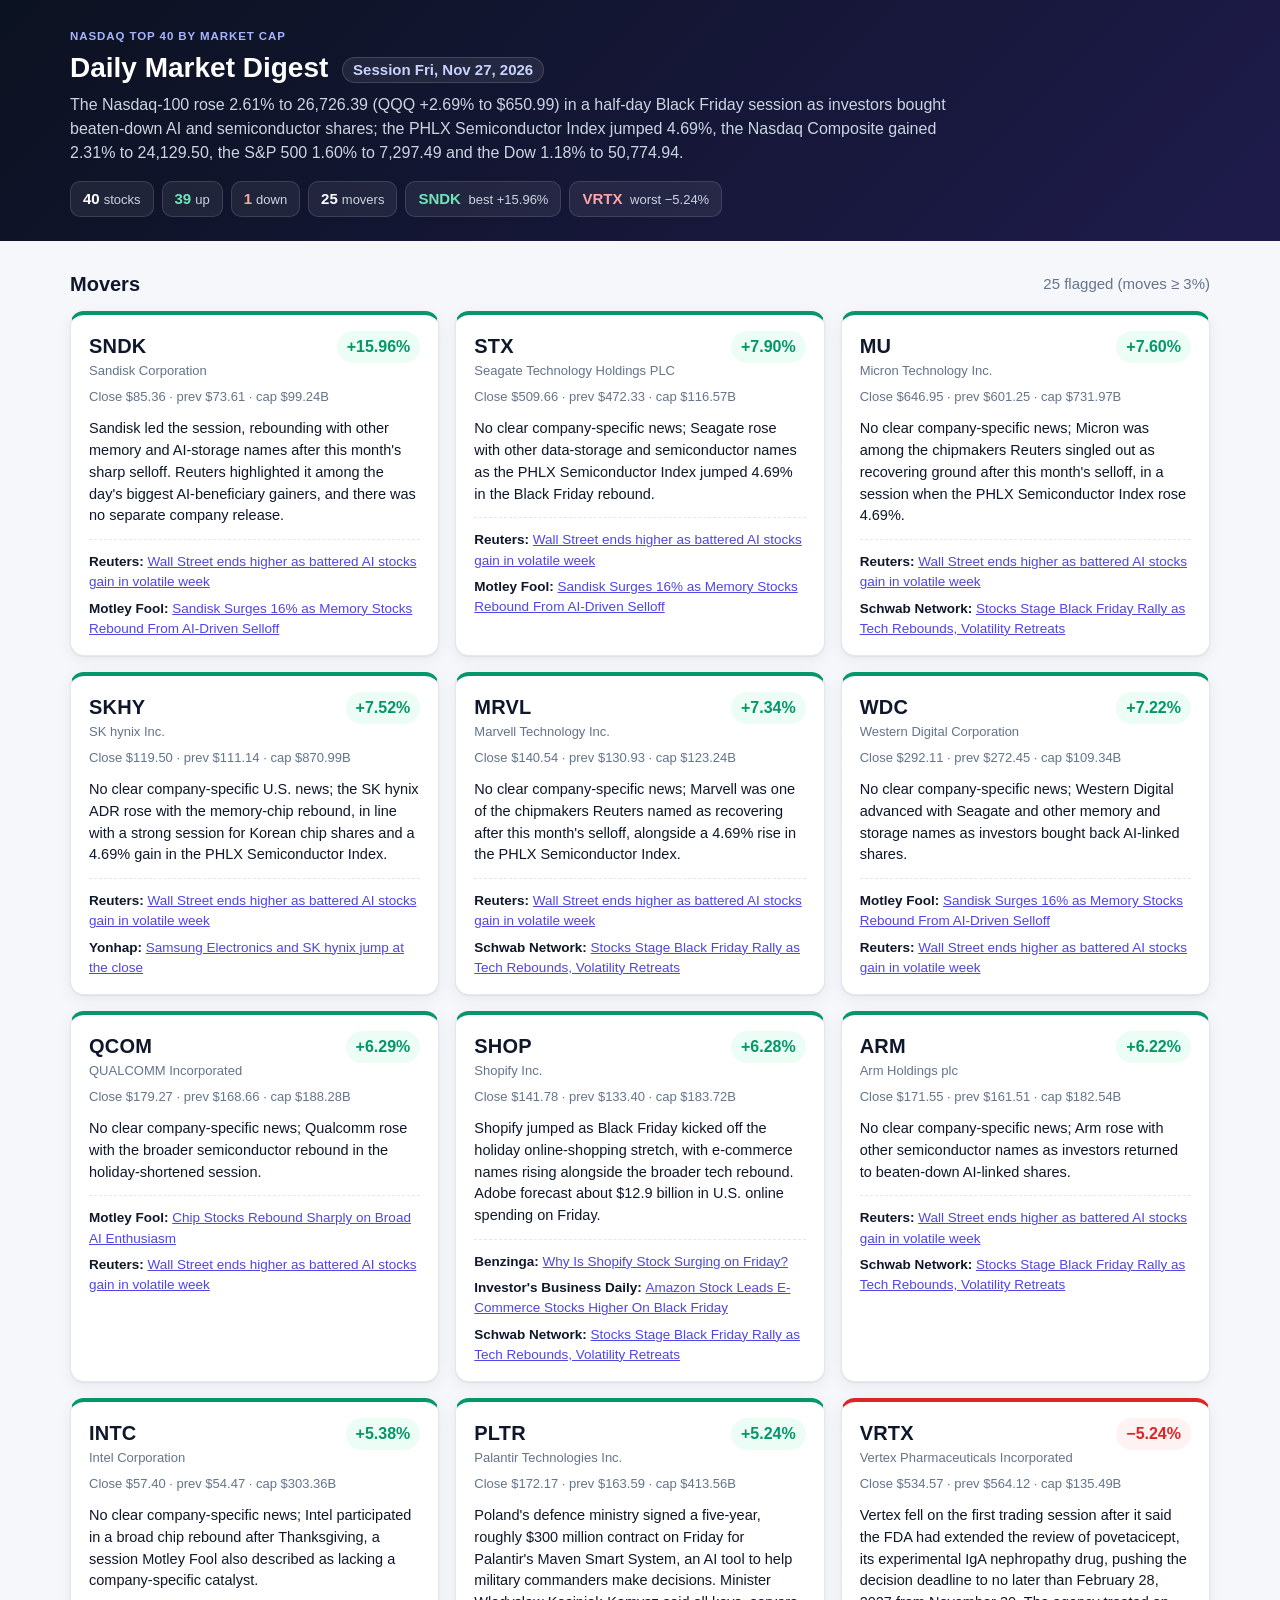
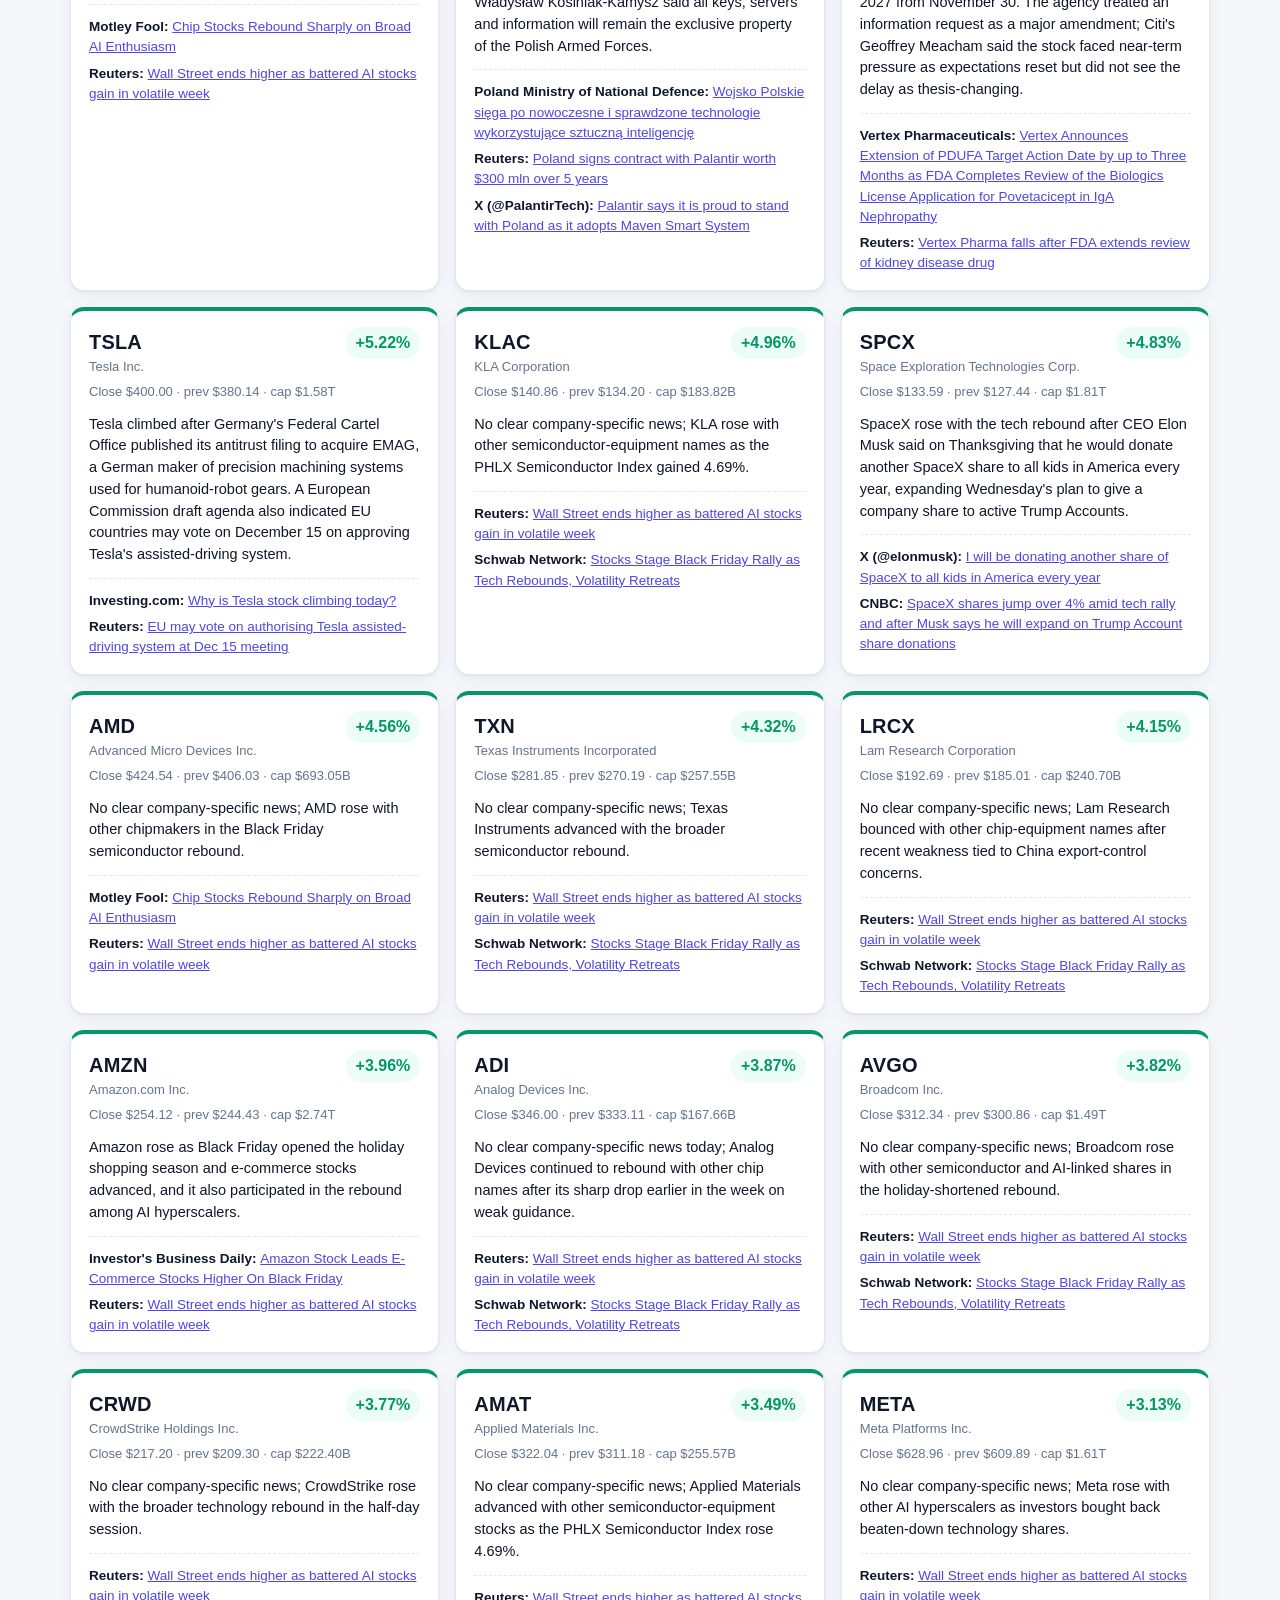
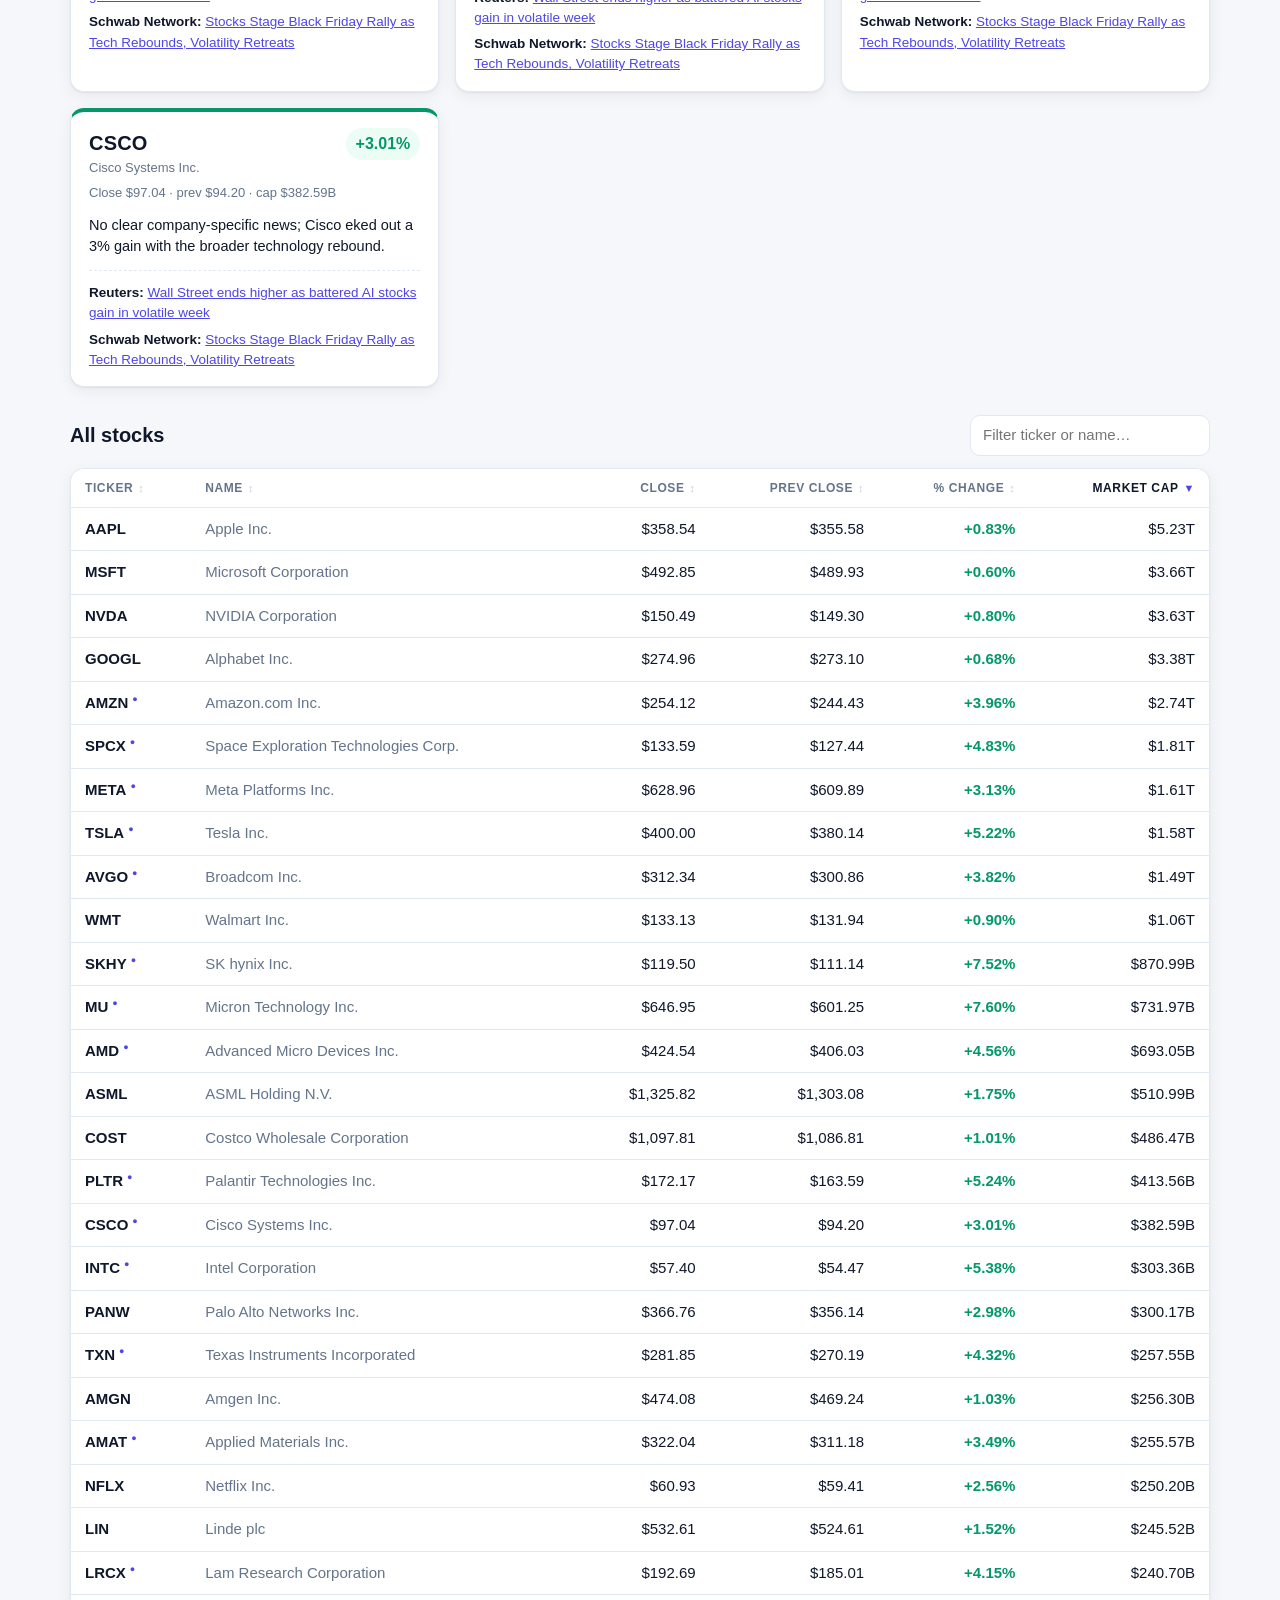
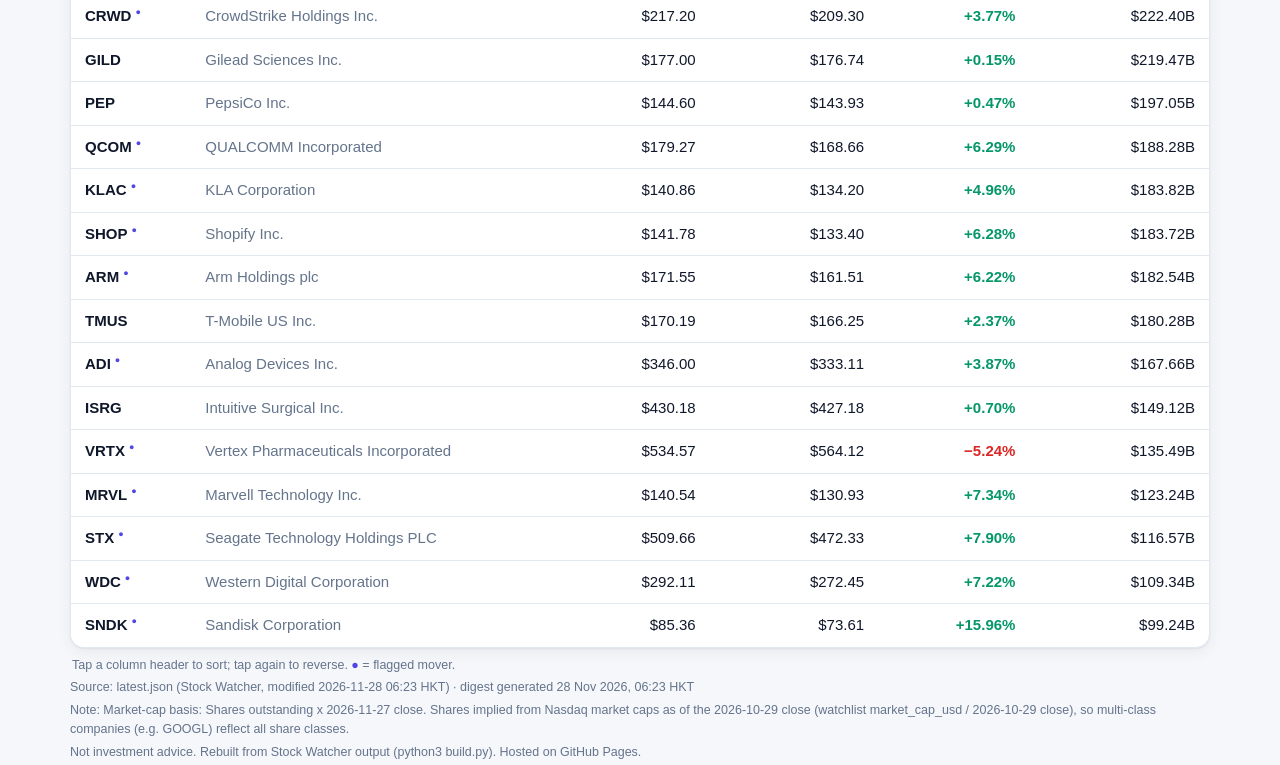
<file: index.html>
<!doctype html>
<html lang="en">
<head>
<meta charset="utf-8">
<meta name="viewport" content="width=device-width, initial-scale=1">
<title>Nasdaq 40 Dashboard · 2026-11-27</title>
<style>
:root {
  --bg: #f5f7fb; --panel: #fff; --text: #0f172a; --muted: #64748b; --line: #e2e8f0;
  --up: #059669; --up-bg: #ecfdf5; --down: #dc2626; --down-bg: #fef2f2;
  --accent: #4f46e5; --head: #0b1220; --head-text: #e2e8f0;
  --radius: 14px; --shadow: 0 1px 2px rgba(15,23,42,.06), 0 4px 16px rgba(15,23,42,.06);
}
@media (prefers-color-scheme: dark) {
  :root { --bg: #0b1020; --panel: #121a2e; --text: #e5e7eb; --muted: #94a3b8; --line: #23304a;
    --up: #34d399; --up-bg: rgba(52,211,153,.12); --down: #f87171; --down-bg: rgba(248,113,113,.12);
    --accent: #818cf8; --head: #060a16; --shadow: none; }
}
* { box-sizing: border-box; }
html { -webkit-text-size-adjust: 100%; }
body { margin: 0; background: var(--bg); color: var(--text);
  font: 15px/1.5 -apple-system, BlinkMacSystemFont, "Segoe UI", Roboto, "Helvetica Neue", Arial, sans-serif; }
.wrap { max-width: 1180px; margin: 0 auto; padding: 0 20px; }
a { color: var(--accent); }
.muted { color: var(--muted); }
.num { font-variant-numeric: tabular-nums; }

.example-banner { background: repeating-linear-gradient(-45deg, #fde68a 0 14px, #fcd34d 14px 28px);
  color: #451a03; text-align: center; font-weight: 700; padding: 10px 16px; font-size: 15px;
  border-bottom: 2px solid #b45309; position: sticky; top: 0; z-index: 10; }
.example-banner small { display: block; font-weight: 500; font-size: 12.5px; }

.site-header { background: linear-gradient(135deg, #0b1220 0%, #1e1b4b 100%); color: var(--head-text);
  padding: 28px 0 24px; }
.eyebrow { text-transform: uppercase; letter-spacing: .08em; font-size: 11.5px; color: #a5b4fc; font-weight: 600; }
h1 { margin: 6px 0 8px; font-size: 28px; line-height: 1.2; color: #fff; }
h1 .session { display: inline-block; font-size: 15px; font-weight: 600; color: #c7d2fe;
  background: rgba(255,255,255,.08); border: 1px solid rgba(255,255,255,.15);
  padding: 3px 10px; border-radius: 999px; vertical-align: middle; margin-left: 6px; }
.context { margin: 0; font-size: 16px; max-width: 900px; color: #cbd5e1; }
.stats { display: flex; flex-wrap: wrap; gap: 8px; margin-top: 16px; }
.stat { background: rgba(255,255,255,.07); border: 1px solid rgba(255,255,255,.12);
  border-radius: 10px; padding: 6px 12px; font-size: 13px; color: #cbd5e1; }
.stat b { color: #fff; font-size: 15px; margin-right: 4px; }
.stat .up { color: #6ee7b7; } .stat .down { color: #fca5a5; }

section { margin-top: 28px; }
.section-head { display: flex; align-items: center; justify-content: space-between; gap: 12px;
  flex-wrap: wrap; margin-bottom: 12px; }
h2 { margin: 0; font-size: 20px; }

.cards { display: grid; grid-template-columns: repeat(auto-fill, minmax(320px, 1fr)); gap: 16px; }
.card { background: var(--panel); border: 1px solid var(--line); border-radius: var(--radius);
  box-shadow: var(--shadow); padding: 16px 18px; border-top: 4px solid var(--line);
  display: flex; flex-direction: column; min-width: 0; }
.card.up { border-top-color: var(--up); } .card.down { border-top-color: var(--down); }
.card-top { display: flex; justify-content: space-between; align-items: flex-start; gap: 12px; }
.card .tk { font-size: 20px; font-weight: 800; letter-spacing: .01em; }
.card .nm { color: var(--muted); font-size: 13px; }
.pill { font-weight: 700; font-size: 16px; padding: 4px 10px; border-radius: 999px; white-space: nowrap; }
.pill.up { color: var(--up); background: var(--up-bg); } .pill.down { color: var(--down); background: var(--down-bg); }
.card .px { font-size: 13px; color: var(--muted); margin-top: 6px; }
.card .reason { margin: 12px 0 0; font-size: 14.5px; overflow-wrap: anywhere; }
.card .sources { list-style: none; margin: 12px 0 0; padding: 12px 0 0; border-top: 1px dashed var(--line);
  font-size: 13.5px; display: grid; gap: 6px; }
.card .sources li { overflow-wrap: anywhere; }
.card .sources .outlet { font-weight: 700; }
.empty { background: var(--panel); border: 1px dashed var(--line); border-radius: var(--radius);
  padding: 20px; color: var(--muted); }

#filter { font: inherit; padding: 8px 12px; border: 1px solid var(--line); border-radius: 10px;
  background: var(--panel); color: var(--text); width: 240px; max-width: 100%; }
.table-wrap { background: var(--panel); border: 1px solid var(--line); border-radius: var(--radius);
  box-shadow: var(--shadow); overflow-x: auto; -webkit-overflow-scrolling: touch; }
table { border-collapse: separate; border-spacing: 0; width: 100%; min-width: 640px; }
th, td { padding: 10px 14px; text-align: left; border-bottom: 1px solid var(--line); white-space: nowrap; }
tbody tr:last-child td { border-bottom: 0; }
th { position: sticky; top: 0; background: var(--panel); font-size: 12px; text-transform: uppercase;
  letter-spacing: .05em; color: var(--muted); cursor: pointer; user-select: none; }
th:hover { color: var(--text); }
th::after { content: "↕"; opacity: .35; margin-left: 5px; font-size: 11px; }
th[aria-sort="ascending"]::after { content: "▲"; opacity: 1; color: var(--accent); }
th[aria-sort="descending"]::after { content: "▼"; opacity: 1; color: var(--accent); }
th[aria-sort="ascending"], th[aria-sort="descending"] { color: var(--text); }
.r { text-align: right; }
td.tk { font-weight: 700; }
td.col-name { max-width: 340px; overflow: hidden; text-overflow: ellipsis; color: var(--muted); }
td.up { color: var(--up); font-weight: 600; } td.down { color: var(--down); font-weight: 600; }
tbody tr:hover td { background: rgba(79,70,229,.04); }
tr.is-mover td.tk::after { content: "●"; color: var(--accent); font-size: 9px; vertical-align: super; margin-left: 4px; }
th:first-child, td:first-child { position: sticky; left: 0; background: var(--panel); z-index: 1; }
th:first-child { z-index: 2; }
.hint { font-size: 12.5px; margin: 8px 2px 0; }
footer { margin: 36px auto 40px; font-size: 12.5px; }
footer p { margin: 4px 0; overflow-wrap: anywhere; }

@media (max-width: 640px) {
  body { font-size: 14px; }
  .wrap { padding: 0 14px; }
  .site-header { padding: 20px 0 18px; }
  h1 { font-size: 22px; }
  h1 .session { display: block; width: fit-content; margin: 8px 0 0; font-size: 13px; }
  .context { font-size: 14.5px; }
  .cards { grid-template-columns: 1fr; gap: 12px; }
  #filter { width: 100%; }
  th, td { padding: 9px 6px; font-size: 13px; }
  th { font-size: 10.5px; letter-spacing: .03em; white-space: normal; line-height: 1.25; vertical-align: bottom; }
  th::after { margin-left: 2px; }
  th:first-child, td:first-child { padding-left: 10px; }
  th:last-child, td:last-child { padding-right: 10px; }
  table { min-width: 0; }
  .col-name { display: none; }
  td:first-child { box-shadow: 1px 0 0 var(--line); }
}

</style>
</head>
<body>
<div id="banner-slot"></div>
<header class="site-header">
  <div class="wrap">
    <div class="eyebrow">Nasdaq top 40 by market cap</div>
    <h1>Daily Market Digest <span id="session-date" class="session"></span></h1>
    <p id="market-context" class="context"></p>
    <div id="stats" class="stats"></div>
  </div>
</header>
<main class="wrap">
  <section aria-labelledby="movers-h">
    <div class="section-head">
      <h2 id="movers-h">Movers</h2>
      <span id="movers-sub" class="muted"></span>
    </div>
    <div id="movers" class="cards"></div>
  </section>
  <section aria-labelledby="all-h">
    <div class="section-head">
      <h2 id="all-h">All stocks</h2>
      <input id="filter" type="search" placeholder="Filter ticker or name…" aria-label="Filter stocks">
    </div>
    <div class="table-wrap">
      <table id="tbl">
        <thead><tr>
          <th data-key="ticker" data-type="str">Ticker</th>
          <th data-key="name" data-type="str" class="col-name">Name</th>
          <th data-key="close" data-type="num" class="r">Close</th>
          <th data-key="prev_close" data-type="num" class="r">Prev close</th>
          <th data-key="pct_change" data-type="num" class="r">% Change</th>
          <th data-key="market_cap" data-type="num" class="r">Market cap</th>
        </tr></thead>
        <tbody></tbody>
      </table>
    </div>
    <p class="hint muted">Tap a column header to sort; tap again to reverse. <span style="color:var(--accent)">●</span> = flagged mover.</p>
  </section>
</main>
<footer class="wrap muted" id="footer"></footer>
<script>
window.DASHBOARD_DATA = {
 "is_example": false,
 "session_date": "2026-11-27",
 "market_context": "The Nasdaq-100 rose 2.61% to 26,726.39 (QQQ +2.69% to $650.99) in a half-day Black Friday session as investors bought beaten-down AI and semiconductor shares; the PHLX Semiconductor Index jumped 4.69%, the Nasdaq Composite gained 2.31% to 24,129.50, the S&P 500 1.60% to 7,297.49 and the Dow 1.18% to 50,774.94.",
 "generated_at": "2026-11-28T06:23:05+08:00",
 "source": "latest.json (Stock Watcher, modified 2026-11-28 06:23 HKT)",
 "mover_threshold": 3.0,
 "notes": [
  "Market-cap basis: Shares outstanding x 2026-11-27 close. Shares implied from Nasdaq market caps as of the 2026-10-29 close (watchlist market_cap_usd / 2026-10-29 close), so multi-class companies (e.g. GOOGL) reflect all share classes."
 ],
 "stocks": [
  {
   "ticker": "NVDA",
   "name": "NVIDIA Corporation",
   "close": 150.49,
   "prev_close": 149.3,
   "pct_change": 0.8,
   "market_cap": 3626809070222.0,
   "mover": false,
   "reason": "",
   "sources": [],
   "missing": false
  },
  {
   "ticker": "AAPL",
   "name": "Apple Inc.",
   "close": 358.54,
   "prev_close": 355.58,
   "pct_change": 0.83,
   "market_cap": 5232597366986.0,
   "mover": false,
   "reason": "",
   "sources": [],
   "missing": false
  },
  {
   "ticker": "MSFT",
   "name": "Microsoft Corporation",
   "close": 492.85,
   "prev_close": 489.93,
   "pct_change": 0.6,
   "market_cap": 3659999929148.0,
   "mover": false,
   "reason": "",
   "sources": [],
   "missing": false
  },
  {
   "ticker": "GOOGL",
   "name": "Alphabet Inc.",
   "close": 274.96,
   "prev_close": 273.1,
   "pct_change": 0.68,
   "market_cap": 3380358047716.0,
   "mover": false,
   "reason": "",
   "sources": [],
   "missing": false
  },
  {
   "ticker": "AMZN",
   "name": "Amazon.com Inc.",
   "close": 254.12,
   "prev_close": 244.43,
   "pct_change": 3.96,
   "market_cap": 2741018027736.0,
   "mover": true,
   "reason": "Amazon rose as Black Friday opened the holiday shopping season and e-commerce stocks advanced, and it also participated in the rebound among AI hyperscalers.",
   "sources": [
    {
     "outlet": "Investor's Business Daily",
     "title": "Amazon Stock Leads E-Commerce Stocks Higher On Black Friday",
     "url": "https://www.investors.com/news/technology/amazon-stock-black-friday-deals-ecommerce-stocks-to-watch/"
    },
    {
     "outlet": "Reuters",
     "title": "Wall Street ends higher as battered AI stocks gain in volatile week",
     "url": "https://www.investing.com/news/stock-market-news/wall-st-futures-surge-as-investors-return-from-holiday-5053052"
    }
   ],
   "missing": false
  },
  {
   "ticker": "SPCX",
   "name": "Space Exploration Technologies Corp.",
   "close": 133.59,
   "prev_close": 127.44,
   "pct_change": 4.83,
   "market_cap": 1814294258846.0,
   "mover": true,
   "reason": "SpaceX rose with the tech rebound after CEO Elon Musk said on Thanksgiving that he would donate another SpaceX share to all kids in America every year, expanding Wednesday's plan to give a company share to active Trump Accounts.",
   "sources": [
    {
     "outlet": "X (@elonmusk)",
     "title": "I will be donating another share of SpaceX to all kids in America every year",
     "url": "https://x.com/elonmusk/status/2126064597039997254"
    },
    {
     "outlet": "CNBC",
     "title": "SpaceX shares jump over 4% amid tech rally and after Musk says he will expand on Trump Account share donations",
     "url": "https://www.cnbc.com/2026/11/27/spacex-shares-musk-donations.html"
    }
   ],
   "missing": false
  },
  {
   "ticker": "AVGO",
   "name": "Broadcom Inc.",
   "close": 312.34,
   "prev_close": 300.86,
   "pct_change": 3.82,
   "market_cap": 1490995534553.0,
   "mover": true,
   "reason": "No clear company-specific news; Broadcom rose with other semiconductor and AI-linked shares in the holiday-shortened rebound.",
   "sources": [
    {
     "outlet": "Reuters",
     "title": "Wall Street ends higher as battered AI stocks gain in volatile week",
     "url": "https://www.investing.com/news/stock-market-news/wall-st-futures-surge-as-investors-return-from-holiday-5053052"
    },
    {
     "outlet": "Schwab Network",
     "title": "Stocks Stage Black Friday Rally as Tech Rebounds, Volatility Retreats",
     "url": "https://schwabnetwork.com/articles/closing-bell-stocks-stage-black-friday-rally-as-tech-rebounds-volatility-retreats"
    }
   ],
   "missing": false
  },
  {
   "ticker": "META",
   "name": "Meta Platforms Inc.",
   "close": 628.96,
   "prev_close": 609.89,
   "pct_change": 3.13,
   "market_cap": 1607773504373.0,
   "mover": true,
   "reason": "No clear company-specific news; Meta rose with other AI hyperscalers as investors bought back beaten-down technology shares.",
   "sources": [
    {
     "outlet": "Reuters",
     "title": "Wall Street ends higher as battered AI stocks gain in volatile week",
     "url": "https://www.investing.com/news/stock-market-news/wall-st-futures-surge-as-investors-return-from-holiday-5053052"
    },
    {
     "outlet": "Schwab Network",
     "title": "Stocks Stage Black Friday Rally as Tech Rebounds, Volatility Retreats",
     "url": "https://schwabnetwork.com/articles/closing-bell-stocks-stage-black-friday-rally-as-tech-rebounds-volatility-retreats"
    }
   ],
   "missing": false
  },
  {
   "ticker": "TSLA",
   "name": "Tesla Inc.",
   "close": 400.0,
   "prev_close": 380.14,
   "pct_change": 5.22,
   "market_cap": 1581103226257.0,
   "mover": true,
   "reason": "Tesla climbed after Germany's Federal Cartel Office published its antitrust filing to acquire EMAG, a German maker of precision machining systems used for humanoid-robot gears. A European Commission draft agenda also indicated EU countries may vote on December 15 on approving Tesla's assisted-driving system.",
   "sources": [
    {
     "outlet": "Investing.com",
     "title": "Why is Tesla stock climbing today?",
     "url": "https://www.investing.com/news/stock-market-news/why-is-tesla-stock-climbing-today-93CH-5053632"
    },
    {
     "outlet": "Reuters",
     "title": "EU may vote on authorising Tesla assisted-driving system at Dec 15 meeting",
     "url": "https://www.investing.com/news/stock-market-news/eu-may-vote-on-authorising-tesla-assisteddriving-system-at-dec-15-meeting-5052607"
    }
   ],
   "missing": false
  },
  {
   "ticker": "SKHY",
   "name": "SK hynix Inc.",
   "close": 119.5,
   "prev_close": 111.14,
   "pct_change": 7.52,
   "market_cap": 870994292178.0,
   "mover": true,
   "reason": "No clear company-specific U.S. news; the SK hynix ADR rose with the memory-chip rebound, in line with a strong session for Korean chip shares and a 4.69% gain in the PHLX Semiconductor Index.",
   "sources": [
    {
     "outlet": "Reuters",
     "title": "Wall Street ends higher as battered AI stocks gain in volatile week",
     "url": "https://www.investing.com/news/stock-market-news/wall-st-futures-surge-as-investors-return-from-holiday-5053052"
    },
    {
     "outlet": "Yonhap",
     "title": "Samsung Electronics and SK hynix jump at the close",
     "url": "https://www.yna.co.kr/view/AKR20261127032851008"
    }
   ],
   "missing": false
  },
  {
   "ticker": "MU",
   "name": "Micron Technology Inc.",
   "close": 646.95,
   "prev_close": 601.25,
   "pct_change": 7.6,
   "market_cap": 731974245512.0,
   "mover": true,
   "reason": "No clear company-specific news; Micron was among the chipmakers Reuters singled out as recovering ground after this month's selloff, in a session when the PHLX Semiconductor Index rose 4.69%.",
   "sources": [
    {
     "outlet": "Reuters",
     "title": "Wall Street ends higher as battered AI stocks gain in volatile week",
     "url": "https://www.investing.com/news/stock-market-news/wall-st-futures-surge-as-investors-return-from-holiday-5053052"
    },
    {
     "outlet": "Schwab Network",
     "title": "Stocks Stage Black Friday Rally as Tech Rebounds, Volatility Retreats",
     "url": "https://schwabnetwork.com/articles/closing-bell-stocks-stage-black-friday-rally-as-tech-rebounds-volatility-retreats"
    }
   ],
   "missing": false
  },
  {
   "ticker": "WMT",
   "name": "Walmart Inc.",
   "close": 133.13,
   "prev_close": 131.94,
   "pct_change": 0.9,
   "market_cap": 1056219675803.0,
   "mover": false,
   "reason": "",
   "sources": [],
   "missing": false
  },
  {
   "ticker": "AMD",
   "name": "Advanced Micro Devices Inc.",
   "close": 424.54,
   "prev_close": 406.03,
   "pct_change": 4.56,
   "market_cap": 693050989191.0,
   "mover": true,
   "reason": "No clear company-specific news; AMD rose with other chipmakers in the Black Friday semiconductor rebound.",
   "sources": [
    {
     "outlet": "Motley Fool",
     "title": "Chip Stocks Rebound Sharply on Broad AI Enthusiasm",
     "url": "https://www.fool.com/coverage/stock-market-today/2026/11/27/stock-market-today-nov-27-chip-stocks-rebound-sharply-on-broad-ai-enthusiasm/"
    },
    {
     "outlet": "Reuters",
     "title": "Wall Street ends higher as battered AI stocks gain in volatile week",
     "url": "https://www.investing.com/news/stock-market-news/wall-st-futures-surge-as-investors-return-from-holiday-5053052"
    }
   ],
   "missing": false
  },
  {
   "ticker": "ASML",
   "name": "ASML Holding N.V.",
   "close": 1325.82,
   "prev_close": 1303.08,
   "pct_change": 1.75,
   "market_cap": 510994442799.0,
   "mover": false,
   "reason": "",
   "sources": [],
   "missing": false
  },
  {
   "ticker": "INTC",
   "name": "Intel Corporation",
   "close": 57.4,
   "prev_close": 54.47,
   "pct_change": 5.38,
   "market_cap": 303362999001.0,
   "mover": true,
   "reason": "No clear company-specific news; Intel participated in a broad chip rebound after Thanksgiving, a session Motley Fool also described as lacking a company-specific catalyst.",
   "sources": [
    {
     "outlet": "Motley Fool",
     "title": "Chip Stocks Rebound Sharply on Broad AI Enthusiasm",
     "url": "https://www.fool.com/coverage/stock-market-today/2026/11/27/stock-market-today-nov-27-chip-stocks-rebound-sharply-on-broad-ai-enthusiasm/"
    },
    {
     "outlet": "Reuters",
     "title": "Wall Street ends higher as battered AI stocks gain in volatile week",
     "url": "https://www.investing.com/news/stock-market-news/wall-st-futures-surge-as-investors-return-from-holiday-5053052"
    }
   ],
   "missing": false
  },
  {
   "ticker": "PLTR",
   "name": "Palantir Technologies Inc.",
   "close": 172.17,
   "prev_close": 163.59,
   "pct_change": 5.24,
   "market_cap": 413561547109.0,
   "mover": true,
   "reason": "Poland's defence ministry signed a five-year, roughly $300 million contract on Friday for Palantir's Maven Smart System, an AI tool to help military commanders make decisions. Minister Władysław Kosiniak-Kamysz said all keys, servers and information will remain the exclusive property of the Polish Armed Forces.",
   "sources": [
    {
     "outlet": "Poland Ministry of National Defence",
     "title": "Wojsko Polskie sięga po nowoczesne i sprawdzone technologie wykorzystujące sztuczną inteligencję",
     "url": "https://www.gov.pl/web/obrona-narodowa/wojsko-polskie-siega-po-nowoczesne-i-sprawdzone-technologie-wykorzystujace-sztuczna-inteligencje"
    },
    {
     "outlet": "Reuters",
     "title": "Poland signs contract with Palantir worth $300 mln over 5 years",
     "url": "https://www.reuters.com/5f374b32b07b/technology/poland-signs-contract-with-palantir-worth-300-mln-over-5-years-2026-11-27/"
    },
    {
     "outlet": "X (@PalantirTech)",
     "title": "Palantir says it is proud to stand with Poland as it adopts Maven Smart System",
     "url": "https://x.com/PalantirTech/status/2126281506024792449"
    }
   ],
   "missing": false
  },
  {
   "ticker": "COST",
   "name": "Costco Wholesale Corporation",
   "close": 1097.81,
   "prev_close": 1086.81,
   "pct_change": 1.01,
   "market_cap": 486471848244.0,
   "mover": false,
   "reason": "",
   "sources": [],
   "missing": false
  },
  {
   "ticker": "CSCO",
   "name": "Cisco Systems Inc.",
   "close": 97.04,
   "prev_close": 94.2,
   "pct_change": 3.01,
   "market_cap": 382588646668.0,
   "mover": true,
   "reason": "No clear company-specific news; Cisco eked out a 3% gain with the broader technology rebound.",
   "sources": [
    {
     "outlet": "Reuters",
     "title": "Wall Street ends higher as battered AI stocks gain in volatile week",
     "url": "https://www.investing.com/news/stock-market-news/wall-st-futures-surge-as-investors-return-from-holiday-5053052"
    },
    {
     "outlet": "Schwab Network",
     "title": "Stocks Stage Black Friday Rally as Tech Rebounds, Volatility Retreats",
     "url": "https://schwabnetwork.com/articles/closing-bell-stocks-stage-black-friday-rally-as-tech-rebounds-volatility-retreats"
    }
   ],
   "missing": false
  },
  {
   "ticker": "AMAT",
   "name": "Applied Materials Inc.",
   "close": 322.04,
   "prev_close": 311.18,
   "pct_change": 3.49,
   "market_cap": 255570125105.0,
   "mover": true,
   "reason": "No clear company-specific news; Applied Materials advanced with other semiconductor-equipment stocks as the PHLX Semiconductor Index rose 4.69%.",
   "sources": [
    {
     "outlet": "Reuters",
     "title": "Wall Street ends higher as battered AI stocks gain in volatile week",
     "url": "https://www.investing.com/news/stock-market-news/wall-st-futures-surge-as-investors-return-from-holiday-5053052"
    },
    {
     "outlet": "Schwab Network",
     "title": "Stocks Stage Black Friday Rally as Tech Rebounds, Volatility Retreats",
     "url": "https://schwabnetwork.com/articles/closing-bell-stocks-stage-black-friday-rally-as-tech-rebounds-volatility-retreats"
    }
   ],
   "missing": false
  },
  {
   "ticker": "LRCX",
   "name": "Lam Research Corporation",
   "close": 192.69,
   "prev_close": 185.01,
   "pct_change": 4.15,
   "market_cap": 240702763617.0,
   "mover": true,
   "reason": "No clear company-specific news; Lam Research bounced with other chip-equipment names after recent weakness tied to China export-control concerns.",
   "sources": [
    {
     "outlet": "Reuters",
     "title": "Wall Street ends higher as battered AI stocks gain in volatile week",
     "url": "https://www.investing.com/news/stock-market-news/wall-st-futures-surge-as-investors-return-from-holiday-5053052"
    },
    {
     "outlet": "Schwab Network",
     "title": "Stocks Stage Black Friday Rally as Tech Rebounds, Volatility Retreats",
     "url": "https://schwabnetwork.com/articles/closing-bell-stocks-stage-black-friday-rally-as-tech-rebounds-volatility-retreats"
    }
   ],
   "missing": false
  },
  {
   "ticker": "PANW",
   "name": "Palo Alto Networks Inc.",
   "close": 366.76,
   "prev_close": 356.14,
   "pct_change": 2.98,
   "market_cap": 300172197973.0,
   "mover": false,
   "reason": "",
   "sources": [],
   "missing": false
  },
  {
   "ticker": "TXN",
   "name": "Texas Instruments Incorporated",
   "close": 281.85,
   "prev_close": 270.19,
   "pct_change": 4.32,
   "market_cap": 257546167133.0,
   "mover": true,
   "reason": "No clear company-specific news; Texas Instruments advanced with the broader semiconductor rebound.",
   "sources": [
    {
     "outlet": "Reuters",
     "title": "Wall Street ends higher as battered AI stocks gain in volatile week",
     "url": "https://www.investing.com/news/stock-market-news/wall-st-futures-surge-as-investors-return-from-holiday-5053052"
    },
    {
     "outlet": "Schwab Network",
     "title": "Stocks Stage Black Friday Rally as Tech Rebounds, Volatility Retreats",
     "url": "https://schwabnetwork.com/articles/closing-bell-stocks-stage-black-friday-rally-as-tech-rebounds-volatility-retreats"
    }
   ],
   "missing": false
  },
  {
   "ticker": "CRWD",
   "name": "CrowdStrike Holdings Inc.",
   "close": 217.2,
   "prev_close": 209.3,
   "pct_change": 3.77,
   "market_cap": 222398649755.0,
   "mover": true,
   "reason": "No clear company-specific news; CrowdStrike rose with the broader technology rebound in the half-day session.",
   "sources": [
    {
     "outlet": "Reuters",
     "title": "Wall Street ends higher as battered AI stocks gain in volatile week",
     "url": "https://www.investing.com/news/stock-market-news/wall-st-futures-surge-as-investors-return-from-holiday-5053052"
    },
    {
     "outlet": "Schwab Network",
     "title": "Stocks Stage Black Friday Rally as Tech Rebounds, Volatility Retreats",
     "url": "https://schwabnetwork.com/articles/closing-bell-stocks-stage-black-friday-rally-as-tech-rebounds-volatility-retreats"
    }
   ],
   "missing": false
  },
  {
   "ticker": "NFLX",
   "name": "Netflix Inc.",
   "close": 60.93,
   "prev_close": 59.41,
   "pct_change": 2.56,
   "market_cap": 250198441599.0,
   "mover": false,
   "reason": "",
   "sources": [],
   "missing": false
  },
  {
   "ticker": "AMGN",
   "name": "Amgen Inc.",
   "close": 474.08,
   "prev_close": 469.24,
   "pct_change": 1.03,
   "market_cap": 256302807560.0,
   "mover": false,
   "reason": "",
   "sources": [],
   "missing": false
  },
  {
   "ticker": "ARM",
   "name": "Arm Holdings plc",
   "close": 171.55,
   "prev_close": 161.51,
   "pct_change": 6.22,
   "market_cap": 182538678319.0,
   "mover": true,
   "reason": "No clear company-specific news; Arm rose with other semiconductor names as investors returned to beaten-down AI-linked shares.",
   "sources": [
    {
     "outlet": "Reuters",
     "title": "Wall Street ends higher as battered AI stocks gain in volatile week",
     "url": "https://www.investing.com/news/stock-market-news/wall-st-futures-surge-as-investors-return-from-holiday-5053052"
    },
    {
     "outlet": "Schwab Network",
     "title": "Stocks Stage Black Friday Rally as Tech Rebounds, Volatility Retreats",
     "url": "https://schwabnetwork.com/articles/closing-bell-stocks-stage-black-friday-rally-as-tech-rebounds-volatility-retreats"
    }
   ],
   "missing": false
  },
  {
   "ticker": "LIN",
   "name": "Linde plc",
   "close": 532.61,
   "prev_close": 524.61,
   "pct_change": 1.52,
   "market_cap": 245522640841.0,
   "mover": false,
   "reason": "",
   "sources": [],
   "missing": false
  },
  {
   "ticker": "KLAC",
   "name": "KLA Corporation",
   "close": 140.86,
   "prev_close": 134.2,
   "pct_change": 4.96,
   "market_cap": 183823223301.0,
   "mover": true,
   "reason": "No clear company-specific news; KLA rose with other semiconductor-equipment names as the PHLX Semiconductor Index gained 4.69%.",
   "sources": [
    {
     "outlet": "Reuters",
     "title": "Wall Street ends higher as battered AI stocks gain in volatile week",
     "url": "https://www.investing.com/news/stock-market-news/wall-st-futures-surge-as-investors-return-from-holiday-5053052"
    },
    {
     "outlet": "Schwab Network",
     "title": "Stocks Stage Black Friday Rally as Tech Rebounds, Volatility Retreats",
     "url": "https://schwabnetwork.com/articles/closing-bell-stocks-stage-black-friday-rally-as-tech-rebounds-volatility-retreats"
    }
   ],
   "missing": false
  },
  {
   "ticker": "SHOP",
   "name": "Shopify Inc.",
   "close": 141.78,
   "prev_close": 133.4,
   "pct_change": 6.28,
   "market_cap": 183720086214.0,
   "mover": true,
   "reason": "Shopify jumped as Black Friday kicked off the holiday online-shopping stretch, with e-commerce names rising alongside the broader tech rebound. Adobe forecast about $12.9 billion in U.S. online spending on Friday.",
   "sources": [
    {
     "outlet": "Benzinga",
     "title": "Why Is Shopify Stock Surging on Friday?",
     "url": "https://www.benzinga.com/trading-ideas/movers/26/11/63678866/why-is-shopify-stock-surging-on-friday"
    },
    {
     "outlet": "Investor's Business Daily",
     "title": "Amazon Stock Leads E-Commerce Stocks Higher On Black Friday",
     "url": "https://www.investors.com/news/technology/amazon-stock-black-friday-deals-ecommerce-stocks-to-watch/"
    },
    {
     "outlet": "Schwab Network",
     "title": "Stocks Stage Black Friday Rally as Tech Rebounds, Volatility Retreats",
     "url": "https://schwabnetwork.com/articles/closing-bell-stocks-stage-black-friday-rally-as-tech-rebounds-volatility-retreats"
    }
   ],
   "missing": false
  },
  {
   "ticker": "ADI",
   "name": "Analog Devices Inc.",
   "close": 346.0,
   "prev_close": 333.11,
   "pct_change": 3.87,
   "market_cap": 167659651362.0,
   "mover": true,
   "reason": "No clear company-specific news today; Analog Devices continued to rebound with other chip names after its sharp drop earlier in the week on weak guidance.",
   "sources": [
    {
     "outlet": "Reuters",
     "title": "Wall Street ends higher as battered AI stocks gain in volatile week",
     "url": "https://www.investing.com/news/stock-market-news/wall-st-futures-surge-as-investors-return-from-holiday-5053052"
    },
    {
     "outlet": "Schwab Network",
     "title": "Stocks Stage Black Friday Rally as Tech Rebounds, Volatility Retreats",
     "url": "https://schwabnetwork.com/articles/closing-bell-stocks-stage-black-friday-rally-as-tech-rebounds-volatility-retreats"
    }
   ],
   "missing": false
  },
  {
   "ticker": "GILD",
   "name": "Gilead Sciences Inc.",
   "close": 177.0,
   "prev_close": 176.74,
   "pct_change": 0.15,
   "market_cap": 219472061627.0,
   "mover": false,
   "reason": "",
   "sources": [],
   "missing": false
  },
  {
   "ticker": "QCOM",
   "name": "QUALCOMM Incorporated",
   "close": 179.27,
   "prev_close": 168.66,
   "pct_change": 6.29,
   "market_cap": 188275435786.0,
   "mover": true,
   "reason": "No clear company-specific news; Qualcomm rose with the broader semiconductor rebound in the holiday-shortened session.",
   "sources": [
    {
     "outlet": "Motley Fool",
     "title": "Chip Stocks Rebound Sharply on Broad AI Enthusiasm",
     "url": "https://www.fool.com/coverage/stock-market-today/2026/11/27/stock-market-today-nov-27-chip-stocks-rebound-sharply-on-broad-ai-enthusiasm/"
    },
    {
     "outlet": "Reuters",
     "title": "Wall Street ends higher as battered AI stocks gain in volatile week",
     "url": "https://www.investing.com/news/stock-market-news/wall-st-futures-surge-as-investors-return-from-holiday-5053052"
    }
   ],
   "missing": false
  },
  {
   "ticker": "SNDK",
   "name": "Sandisk Corporation",
   "close": 85.36,
   "prev_close": 73.61,
   "pct_change": 15.96,
   "market_cap": 99241364550.0,
   "mover": true,
   "reason": "Sandisk led the session, rebounding with other memory and AI-storage names after this month's sharp selloff. Reuters highlighted it among the day's biggest AI-beneficiary gainers, and there was no separate company release.",
   "sources": [
    {
     "outlet": "Reuters",
     "title": "Wall Street ends higher as battered AI stocks gain in volatile week",
     "url": "https://www.investing.com/news/stock-market-news/wall-st-futures-surge-as-investors-return-from-holiday-5053052"
    },
    {
     "outlet": "Motley Fool",
     "title": "Sandisk Surges 16% as Memory Stocks Rebound From AI-Driven Selloff",
     "url": "https://www.fool.com/coverage/stock-market-today/2026/11/27/stock-market-today-nov-27-sandisk-surges-16-as-memory-stocks-rebound-from-ai-driven-selloff/"
    }
   ],
   "missing": false
  },
  {
   "ticker": "MRVL",
   "name": "Marvell Technology Inc.",
   "close": 140.54,
   "prev_close": 130.93,
   "pct_change": 7.34,
   "market_cap": 123239522180.0,
   "mover": true,
   "reason": "No clear company-specific news; Marvell was one of the chipmakers Reuters named as recovering after this month's selloff, alongside a 4.69% rise in the PHLX Semiconductor Index.",
   "sources": [
    {
     "outlet": "Reuters",
     "title": "Wall Street ends higher as battered AI stocks gain in volatile week",
     "url": "https://www.investing.com/news/stock-market-news/wall-st-futures-surge-as-investors-return-from-holiday-5053052"
    },
    {
     "outlet": "Schwab Network",
     "title": "Stocks Stage Black Friday Rally as Tech Rebounds, Volatility Retreats",
     "url": "https://schwabnetwork.com/articles/closing-bell-stocks-stage-black-friday-rally-as-tech-rebounds-volatility-retreats"
    }
   ],
   "missing": false
  },
  {
   "ticker": "PEP",
   "name": "PepsiCo Inc.",
   "close": 144.6,
   "prev_close": 143.93,
   "pct_change": 0.47,
   "market_cap": 197052380110.0,
   "mover": false,
   "reason": "",
   "sources": [],
   "missing": false
  },
  {
   "ticker": "STX",
   "name": "Seagate Technology Holdings PLC",
   "close": 509.66,
   "prev_close": 472.33,
   "pct_change": 7.9,
   "market_cap": 116568702416.0,
   "mover": true,
   "reason": "No clear company-specific news; Seagate rose with other data-storage and semiconductor names as the PHLX Semiconductor Index jumped 4.69% in the Black Friday rebound.",
   "sources": [
    {
     "outlet": "Reuters",
     "title": "Wall Street ends higher as battered AI stocks gain in volatile week",
     "url": "https://www.investing.com/news/stock-market-news/wall-st-futures-surge-as-investors-return-from-holiday-5053052"
    },
    {
     "outlet": "Motley Fool",
     "title": "Sandisk Surges 16% as Memory Stocks Rebound From AI-Driven Selloff",
     "url": "https://www.fool.com/coverage/stock-market-today/2026/11/27/stock-market-today-nov-27-sandisk-surges-16-as-memory-stocks-rebound-from-ai-driven-selloff/"
    }
   ],
   "missing": false
  },
  {
   "ticker": "TMUS",
   "name": "T-Mobile US Inc.",
   "close": 170.19,
   "prev_close": 166.25,
   "pct_change": 2.37,
   "market_cap": 180277609663.0,
   "mover": false,
   "reason": "",
   "sources": [],
   "missing": false
  },
  {
   "ticker": "ISRG",
   "name": "Intuitive Surgical Inc.",
   "close": 430.18,
   "prev_close": 427.18,
   "pct_change": 0.7,
   "market_cap": 149119188826.0,
   "mover": false,
   "reason": "",
   "sources": [],
   "missing": false
  },
  {
   "ticker": "WDC",
   "name": "Western Digital Corporation",
   "close": 292.11,
   "prev_close": 272.45,
   "pct_change": 7.22,
   "market_cap": 109343563611.0,
   "mover": true,
   "reason": "No clear company-specific news; Western Digital advanced with Seagate and other memory and storage names as investors bought back AI-linked shares.",
   "sources": [
    {
     "outlet": "Motley Fool",
     "title": "Sandisk Surges 16% as Memory Stocks Rebound From AI-Driven Selloff",
     "url": "https://www.fool.com/coverage/stock-market-today/2026/11/27/stock-market-today-nov-27-sandisk-surges-16-as-memory-stocks-rebound-from-ai-driven-selloff/"
    },
    {
     "outlet": "Reuters",
     "title": "Wall Street ends higher as battered AI stocks gain in volatile week",
     "url": "https://www.investing.com/news/stock-market-news/wall-st-futures-surge-as-investors-return-from-holiday-5053052"
    }
   ],
   "missing": false
  },
  {
   "ticker": "VRTX",
   "name": "Vertex Pharmaceuticals Incorporated",
   "close": 534.57,
   "prev_close": 564.12,
   "pct_change": -5.24,
   "market_cap": 135492607999.0,
   "mover": true,
   "reason": "Vertex fell on the first trading session after it said the FDA had extended the review of povetacicept, its experimental IgA nephropathy drug, pushing the decision deadline to no later than February 28, 2027 from November 30. The agency treated an information request as a major amendment; Citi's Geoffrey Meacham said the stock faced near-term pressure as expectations reset but did not see the delay as thesis-changing.",
   "sources": [
    {
     "outlet": "Vertex Pharmaceuticals",
     "title": "Vertex Announces Extension of PDUFA Target Action Date by up to Three Months as FDA Completes Review of the Biologics License Application for Povetacicept in IgA Nephropathy",
     "url": "https://investors.vrtx.com/news-releases/news-release-details/vertex-announces-extension-pdufa-target-action-date-three-months"
    },
    {
     "outlet": "Reuters",
     "title": "Vertex Pharma falls after FDA extends review of kidney disease drug",
     "url": "https://www.investing.com/news/stock-market-news/vertex-pharma-falls-after-fda-extends-review-of-kidney-disease-drug-5053713"
    }
   ],
   "missing": false
  }
 ]
};
</script>
<script>
(function () {
  "use strict";
  var D = window.DASHBOARD_DATA || { stocks: [] };
  var stocks = (D.stocks || []).slice();

  function $(id) { return document.getElementById(id); }
  function el(tag, cls, text) {
    var e = document.createElement(tag);
    if (cls) e.className = cls;
    if (text != null) e.textContent = text;
    return e;
  }
  function isNum(v) { return typeof v === "number" && isFinite(v); }
  function fmtPrice(v) {
    return isNum(v) ? "$" + v.toLocaleString("en-US", { minimumFractionDigits: 2, maximumFractionDigits: 2 }) : "—";
  }
  function fmtPct(v) {
    if (!isNum(v)) return "—";
    var s = Math.abs(v).toFixed(2) + "%";
    return (v > 0 ? "+" : v < 0 ? "−" : "") + s;
  }
  function fmtCap(v) {
    if (!isNum(v)) return "—";
    var a = Math.abs(v), u = [[1e12, "T"], [1e9, "B"], [1e6, "M"], [1e3, "K"]];
    for (var i = 0; i < u.length; i++) {
      if (a >= u[i][0]) return "$" + (v / u[i][0]).toFixed(2) + u[i][1];
    }
    return "$" + v.toFixed(0);
  }
  function dir(v) { return !isNum(v) || v === 0 ? "" : v > 0 ? "up" : "down"; }
  function fmtDate(s) {
    var m = /^(\d{4})-(\d{2})-(\d{2})$/.exec(s || "");
    if (!m) return s || "";
    var d = new Date(Date.UTC(+m[1], +m[2] - 1, +m[3]));
    return d.toLocaleDateString("en-US", { weekday: "short", year: "numeric", month: "short", day: "numeric", timeZone: "UTC" });
  }
  function fmtStamp(s) {
    var d = new Date(s);
    if (!s || isNaN(d)) return s || "";
    try {
      return d.toLocaleString("en-GB", { timeZone: "Asia/Hong_Kong", day: "numeric", month: "short", year: "numeric",
        hour: "2-digit", minute: "2-digit", hour12: false }) + " HKT";
    } catch (e) { return s; }
  }
  function safeUrl(u) { return /^https?:\/\//i.test(u || "") ? u : ""; }

  // ---- example banner
  if (D.is_example) {
    var b = el("div", "example-banner", "⚠ Example data — not real prices");
    b.setAttribute("role", "alert");
    b.appendChild(el("small", null, "Prices, moves, reasons and sources are invented for layout preview. Real Stock Watcher results will replace this automatically on rebuild."));
    $("banner-slot").appendChild(b);
  }

  // ---- header
  $("session-date").textContent = D.session_date ? "Session " + fmtDate(D.session_date) : "Session date unavailable";
  $("market-context").textContent = D.market_context || "No market context provided.";

  var withPct = stocks.filter(function (s) { return isNum(s.pct_change); });
  var up = withPct.filter(function (s) { return s.pct_change > 0; }).length;
  var down = withPct.filter(function (s) { return s.pct_change < 0; }).length;
  var movers = stocks.filter(function (s) { return s.mover; })
    .sort(function (a, b) { return Math.abs(b.pct_change || 0) - Math.abs(a.pct_change || 0); });
  var stats = $("stats");
  function stat(n, label, cls) {
    var s = el("div", "stat"); var bb = el("b", cls || null, String(n));
    s.appendChild(bb); s.appendChild(document.createTextNode(label)); stats.appendChild(s);
  }
  stat(stocks.length, "stocks");
  stat(up, "up", "up");
  stat(down, "down", "down");
  stat(movers.length, "movers");
  if (withPct.length) {
    var best = withPct.reduce(function (a, b) { return b.pct_change > a.pct_change ? b : a; });
    var worst = withPct.reduce(function (a, b) { return b.pct_change < a.pct_change ? b : a; });
    stat(best.ticker, " best " + fmtPct(best.pct_change), "up");
    stat(worst.ticker, " worst " + fmtPct(worst.pct_change), "down");
  }

  // ---- movers
  var thr = D.mover_threshold || 3;
  $("movers-sub").textContent = movers.length ? movers.length + " flagged (moves ≥ " + thr + "%)" : "";
  var box = $("movers");
  if (!movers.length) {
    box.appendChild(el("div", "empty", "No movers flagged this session."));
  }
  movers.forEach(function (s) {
    var d = dir(s.pct_change);
    var c = el("article", "card " + d);
    var top = el("div", "card-top");
    var left = el("div");
    left.appendChild(el("div", "tk", s.ticker));
    left.appendChild(el("div", "nm", s.name || ""));
    top.appendChild(left);
    top.appendChild(el("span", "pill num " + d, fmtPct(s.pct_change)));
    c.appendChild(top);
    var px = [];
    if (isNum(s.close)) px.push("Close " + fmtPrice(s.close));
    if (isNum(s.prev_close)) px.push("prev " + fmtPrice(s.prev_close));
    if (isNum(s.market_cap)) px.push("cap " + fmtCap(s.market_cap));
    if (px.length) c.appendChild(el("div", "px num", px.join(" · ")));
    c.appendChild(el("p", "reason" + (s.reason ? "" : " muted"), s.reason || "No reason text provided."));
    if (s.sources && s.sources.length) {
      var ul = el("ul", "sources");
      s.sources.forEach(function (src) {
        var li = el("li");
        li.appendChild(el("span", "outlet", (src.outlet || "Source") + ": "));
        var url = safeUrl(src.url), t = src.title || src.url || "(untitled)";
        if (url) {
          var a = el("a", null, t);
          a.href = url; a.target = "_blank"; a.rel = "noopener noreferrer";
          li.appendChild(a);
        } else {
          li.appendChild(document.createTextNode(t));
        }
        ul.appendChild(li);
      });
      c.appendChild(ul);
    }
    box.appendChild(c);
  });

  // ---- table
  var tbody = document.querySelector("#tbl tbody");
  var ths = document.querySelectorAll("#tbl th");
  var sortKey = "market_cap", sortDir = -1, query = "";

  function render() {
    var col = document.querySelector('#tbl th[data-key="' + sortKey + '"]');
    var type = col ? col.getAttribute("data-type") : "num";
    var rows = stocks.filter(function (s) {
      if (!query) return true;
      return (s.ticker + " " + (s.name || "")).toLowerCase().indexOf(query) !== -1;
    });
    rows.sort(function (a, b) {
      var x = a[sortKey], y = b[sortKey];
      var xm = type === "num" ? !isNum(x) : !x, ym = type === "num" ? !isNum(y) : !y;
      if (xm || ym) return xm === ym ? 0 : xm ? 1 : -1;  // blanks always last
      var r = type === "num" ? x - y : String(x).localeCompare(String(y));
      return r * sortDir || a.ticker.localeCompare(b.ticker);
    });
    tbody.textContent = "";
    rows.forEach(function (s) {
      var tr = el("tr", s.mover ? "is-mover" : "");
      var tdT = el("td", "tk", s.ticker);
      tdT.title = s.name || "";
      tr.appendChild(tdT);
      var tdN = el("td", "col-name", s.name || ""); tdN.title = s.name || ""; tr.appendChild(tdN);
      tr.appendChild(el("td", "r num", fmtPrice(s.close)));
      tr.appendChild(el("td", "r num", fmtPrice(s.prev_close)));
      tr.appendChild(el("td", "r num " + dir(s.pct_change), fmtPct(s.pct_change)));
      tr.appendChild(el("td", "r num", fmtCap(s.market_cap)));
      tbody.appendChild(tr);
    });
    if (!rows.length) {
      var tr0 = el("tr"), td0 = el("td", "muted", "No matches.");
      td0.colSpan = 6; tr0.appendChild(td0); tbody.appendChild(tr0);
    }
    ths.forEach(function (th) {
      th.setAttribute("aria-sort", th.getAttribute("data-key") === sortKey ? (sortDir > 0 ? "ascending" : "descending") : "none");
    });
  }
  ths.forEach(function (th) {
    th.tabIndex = 0;
    function go() {
      var k = th.getAttribute("data-key");
      if (k === sortKey) sortDir = -sortDir;
      else { sortKey = k; sortDir = th.getAttribute("data-type") === "str" ? 1 : -1; }
      render();
    }
    th.addEventListener("click", go);
    th.addEventListener("keydown", function (e) { if (e.key === "Enter" || e.key === " ") { e.preventDefault(); go(); } });
  });
  $("filter").addEventListener("input", function (e) { query = e.target.value.trim().toLowerCase(); render(); });
  render();

  // ---- footer
  var f = $("footer");
  f.appendChild(el("p", null, (D.is_example ? "EXAMPLE DATA. " : "") + "Source: " + (D.source || "unknown") +
    (D.generated_at ? " · digest generated " + fmtStamp(D.generated_at) : "")));
  (D.notes || []).forEach(function (n) { f.appendChild(el("p", null, "Note: " + n)); });
  f.appendChild(el("p", null, "Not investment advice. Rebuilt from Stock Watcher output (python3 build.py). Hosted on GitHub Pages."));
})();

</script>
</body>
</html>
</file>
